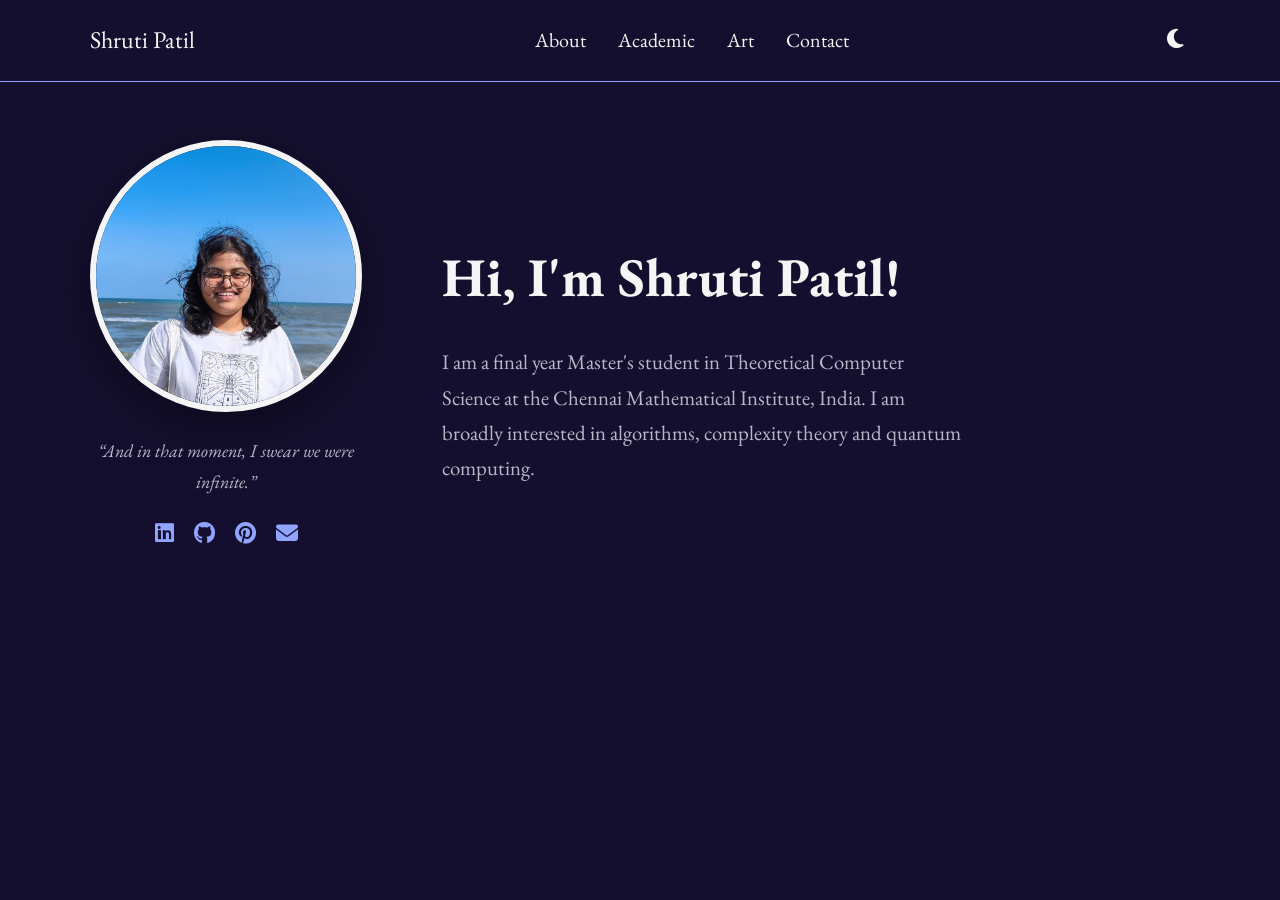
<file: index.html>
<!DOCTYPE html>
<html lang="en">

<head>
<meta charset="UTF-8">
<meta name="viewport" content="width=device-width, initial-scale=1.0">

<title>Shruti Patil</title>

<link rel="stylesheet" href="style.css">

<link href="https://fonts.googleapis.com/css2?family=EB+Garamond:wght@400;500;600&display=swap" rel="stylesheet">

<link rel="stylesheet"
href="https://cdnjs.cloudflare.com/ajax/libs/font-awesome/6.5.0/css/all.min.css">

</head>

<body>

<header>
<nav class="navbar">

<div class="nav-left">Shruti Patil</div>

<div class="nav-right">
<a href="#about">About</a>
<a href="academic.html">Academic</a>
<a href="art.html">Art</a>
<a href="#contact">Contact</a>
</div>

<button id="themeToggle">
<i class="fa-solid fa-moon"></i>
</button>

</nav>
</header>


<section class="hero">

<div class="hero-left">

<img src="images/shruti.jpg">

<p class="quote">
“And in that moment, I swear we were infinite.”
</p>

<div class="social-icons">

<a href="https://www.linkedin.com/in/shrupatil/">
<i class="fa-brands fa-linkedin"></i>
</a>

<a href="https://github.com/shrutisharadpatil">
<i class="fa-brands fa-github"></i>
</a>

<a href="https://in.pinterest.com/shrutaaa/">
<i class="fa-brands fa-pinterest"></i>
</a>

<a href="mailto:shrutipatil.acad@gmail.com">
<i class="fa-solid fa-envelope"></i>
</a>

</div>

</div>


<div class="hero-right">

<h1>Hi, I'm Shruti Patil!</h1>

<p class="subtitle">
I am a final year Master's student in Theoretical Computer Science at the Chennai Mathematical Institute, India.
I am broadly interested in algorithms, complexity theory and quantum computing. 
</p>


<script src="script.js"></script>

</body>
</html>
</file>
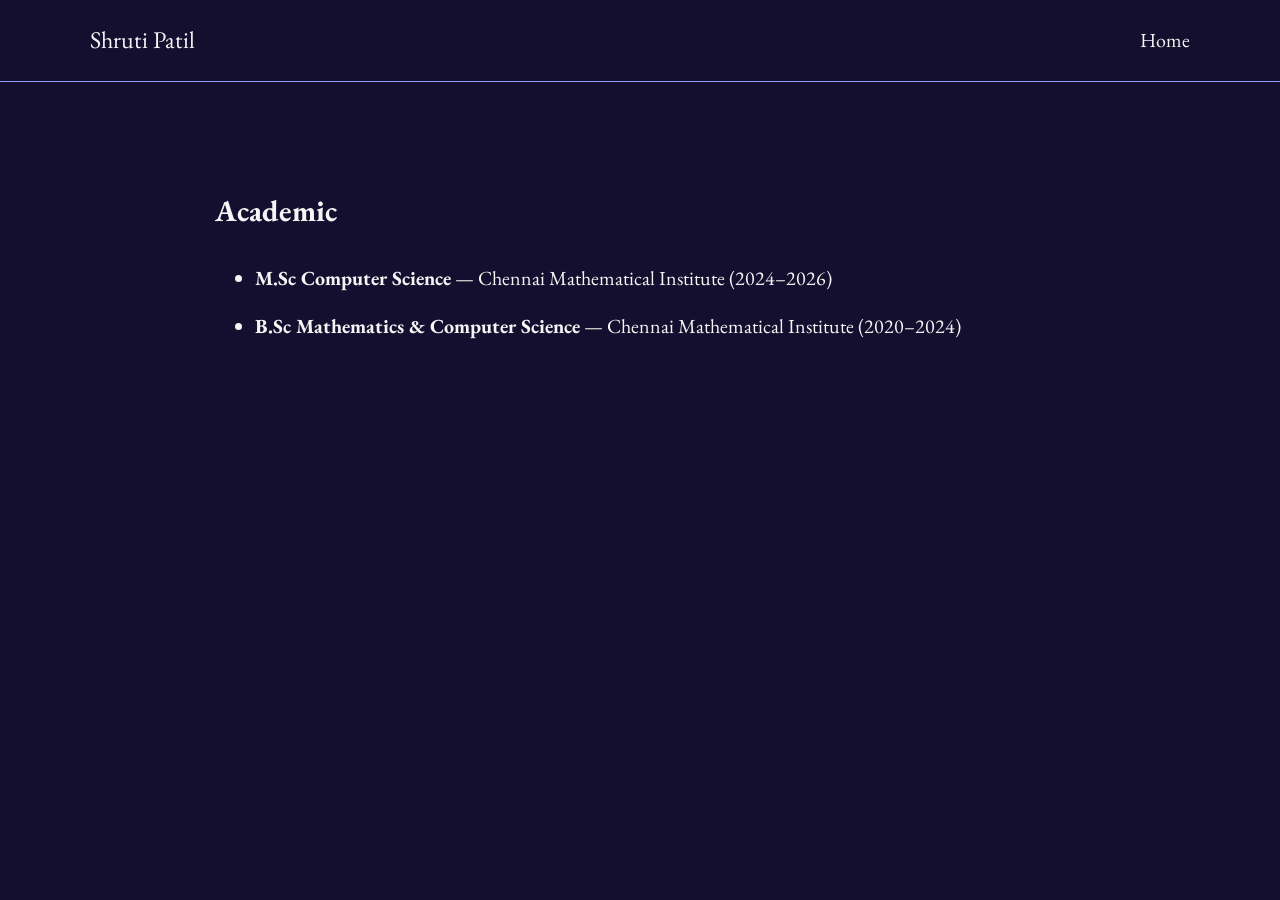
<file: academic.html>
<!DOCTYPE html>
<html lang="en">

<head>
<meta charset="UTF-8">
<meta name="viewport" content="width=device-width, initial-scale=1.0">

<title>Academic — Shruti Patil</title>

<link rel="stylesheet" href="style.css">

<link href="https://fonts.googleapis.com/css2?family=EB+Garamond:wght@400;500;600&display=swap" rel="stylesheet">
</head>

<body data-theme="dark">

<header>
<nav class="navbar">

<div class="nav-left">Shruti Patil</div>

<div class="nav-right">
<a href="index.html">Home</a>
</div>

</nav>
</header>


<section class="section">

<h1>Academic</h1>

<ul>

<li>
<strong>M.Sc Computer Science</strong> — Chennai Mathematical Institute (2024–2026)
</li>

<li>
<strong>B.Sc Mathematics & Computer Science</strong> — Chennai Mathematical Institute (2020–2024)
</li>


</ul>

</section>

</body>
</html>
</file>
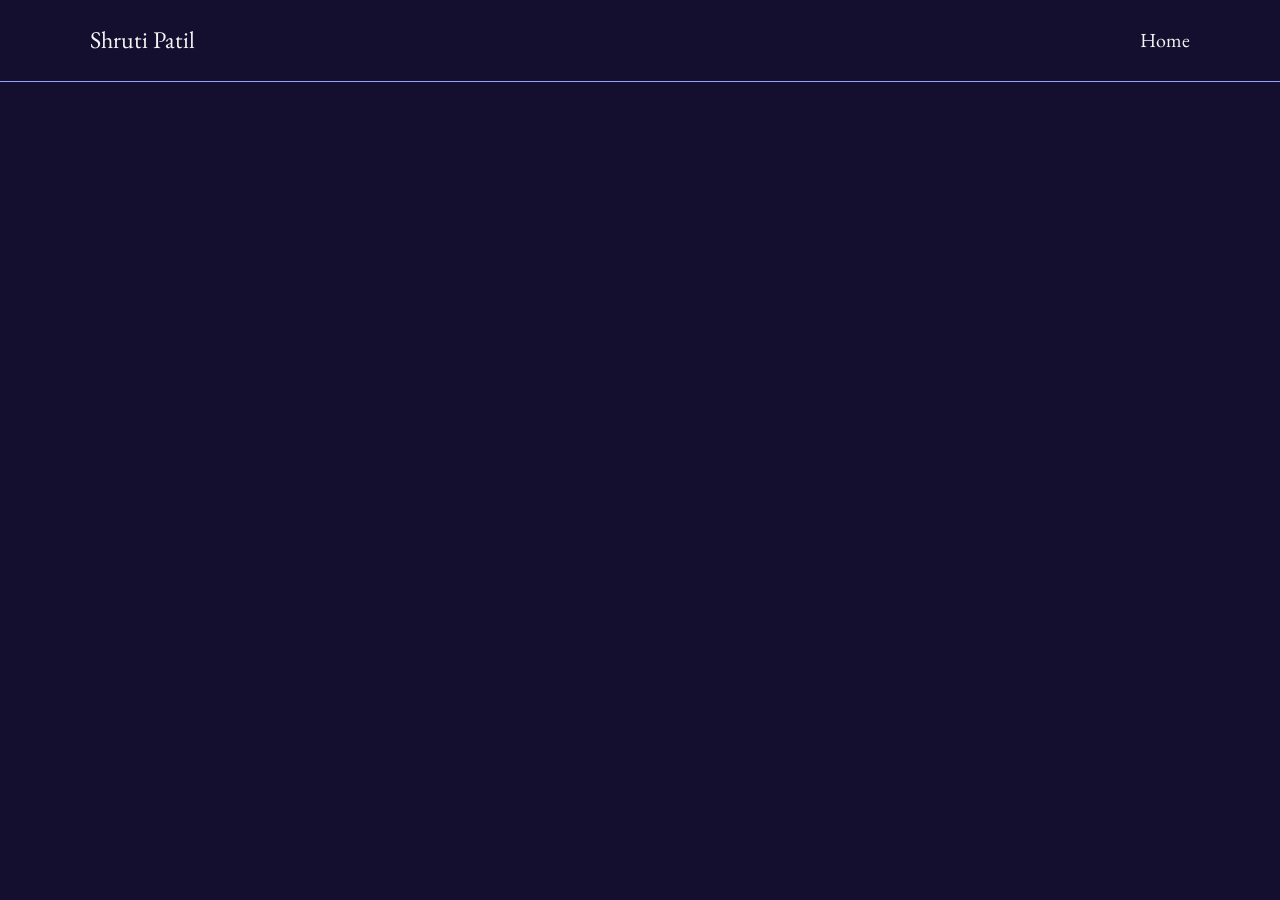
<file: presentations.html>
<!DOCTYPE html>
<html lang="en">

<head>
<meta charset="UTF-8">
<meta name="viewport" content="width=device-width, initial-scale=1.0">

<title>Presentations — Shruti Patil</title>

<link rel="stylesheet" href="style.css">

<link href="https://fonts.googleapis.com/css2?family=EB+Garamond:wght@400;500;600&display=swap" rel="stylesheet">
</head>

<body data-theme="dark">

<header>
<nav class="navbar">

<div class="nav-left">Shruti Patil</div>

<div class="nav-right">
<a href="index.html">Home</a>
</div>

</nav>
</header>


<section class="section">

<h1></h1>



</section>

</body>
</html>
</file>
<file: style.css>
:root{
--bg:#140F2E;
--text:#F5F5F5;
--accent:#8FA3FF;
--muted:#B8B8C9;
--photo-border:#F5F5F5;
}

[data-theme="light"]{
--bg:#F5F5F5;
--text:#140F2E;
--accent:#5B6CFF;
--muted:#66668a;
--photo-border:#140F2E;
}



body{
margin:0;
padding-top:80px;
font-family:'EB Garamond',serif;
background:var(--bg);
color:var(--text);
line-height:1.7;
font-size:20px;
}



/* NAVBAR */

header{
position:fixed;
top:0;
width:100%;
background:var(--bg);
border-bottom:1px solid var(--accent);
z-index:1000;
}

.navbar{
max-width:1100px;
margin:auto;
display:flex;
justify-content:space-between;
align-items:center;
padding:20px;
}

.nav-left{
font-size:24px;
}

.nav-right a{
margin-left:28px;
text-decoration:none;
color:var(--text);
position:relative;
font-size:20px;
}

.nav-right a::after{
content:"";
position:absolute;
bottom:-4px;
left:0;
width:0%;
height:2px;
background:var(--accent);
transition:.3s;
}

.nav-right a:hover::after{
width:100%;
}

#themeToggle{
background:none;
border:none;
font-size:22px;
cursor:pointer;
color:var(--text);
}



/* HERO */

.hero{
max-width:1100px;
margin:auto;
display:flex;
gap:80px;
align-items:center;
padding:60px 20px;
}

.hero-left{
text-align:center;
}

.hero-left img{
width:260px;
height:260px;
border-radius:50%;
object-fit:cover;

border:6px solid var(--photo-border);

box-shadow:0 15px 50px rgba(0,0,0,.35);

transition:transform .25s ease;
}

.hero-left img:hover{
transform:scale(1.02);
}

.name{
margin-top:16px;
font-size:26px;
}

.quote{
margin-top:14px;
font-style:italic;
color:var(--muted);
font-size:18px;
max-width:260px;
margin-left:auto;
margin-right:auto;
text-align:center;
}

.social-icons{
display:flex;
justify-content:center;
gap:20px;
margin-top:10px;
font-size:22px;
}

.social-icons a{
color:var(--accent);
}

.hero-right h1{
font-size:3.4rem;
margin-bottom:12px;
}

.subtitle{
color:var(--muted);
font-size:1.3rem;
max-width:520px;
}



/* SECTIONS */

.section{
max-width:850px;
margin:auto;
padding:80px 20px;
scroll-margin-top:100px;
}

.section h2{
color:var(--accent);
font-size:32px;
margin-bottom:24px;
}

.section li{
margin-bottom:14px;
}



/* CONTACT */

.contact-icons{
display:flex;
gap:28px;
font-size:26px;
}

.contact-icons a{
color:var(--accent);
}



/* MOBILE */

@media(max-width:900px){

.hero{
flex-direction:column;
text-align:center;
}

.hero-left img{
width:200px;
height:200px;
}

.nav-right{
display:none;
}
.section{
padding:60px 20px;
}
  
}

/* ========================= */
/* ART PAGE FINAL CLEAN */
/* ========================= */

.art-page img{
border:4px solid var(--photo-border);
border-radius:8px;
}


/* HERO IMAGE */

.art-hero img{
width:100%;
height:100vh;
object-fit:cover;
border:none;
}

[data-theme="light"] .story-card{
background:rgba(255,255,255,0.6);
border:1px solid rgba(0,0,0,0.1);
}

/* INTRO */

.art-intro{
max-width:700px;
margin:120px auto;
text-align:center;
}


/* STORY SECTION */

.art-story{
display:flex;
align-items:center;
justify-content:center;
gap:100px;   /* 🔥 THIS controls spacing */
margin:140px auto;
max-width:1000px;
}

/* left = image left, text right */
.art-story.left{
flex-direction:row;
}

/* right = image right, text left */
.art-story.right{
flex-direction:row-reverse;
}

/* image */

.art-story img{
width:420px;
}

/* story card */

.story-card{
background:rgba(255,255,255,0.08);

backdrop-filter:blur(10px);
-webkit-backdrop-filter:blur(10px);

padding:30px 35px;
max-width:360px;

border:1px solid rgba(255,255,255,0.15);
border-radius:0;

box-shadow:0 10px 30px rgba(0,0,0,0.25);
}

[data-theme="light"] .story-card{
background:rgba(255,255,255,0.6);
border:1px solid rgba(0,0,0,0.1);
}
/* subtle “behind” effect */

.art-story.left .story-card{
margin-left:-60px;   /* overlaps INTO image slightly */
}

.art-story.right .story-card{
margin-right:-60px;
}



/* FREE IMAGES */

.art-free{
display:flex;
justify-content:center;
gap:100px;
margin:100px auto;
max-width:900px;
}

.art-free img{
width:320px;
transform:rotate(-2deg);
}

.art-free img:nth-child(2){
transform:rotate(2deg);
}


/* MOBILE */

@media(max-width:900px){

.art-story{
flex-direction:column;
}


.art-free{
flex-direction:column;
align-items:center;
gap:40px;
}

.art-free img{
width:80%;
transform:none;
}

}

html, body{
overflow-x:hidden;
}
</file>
